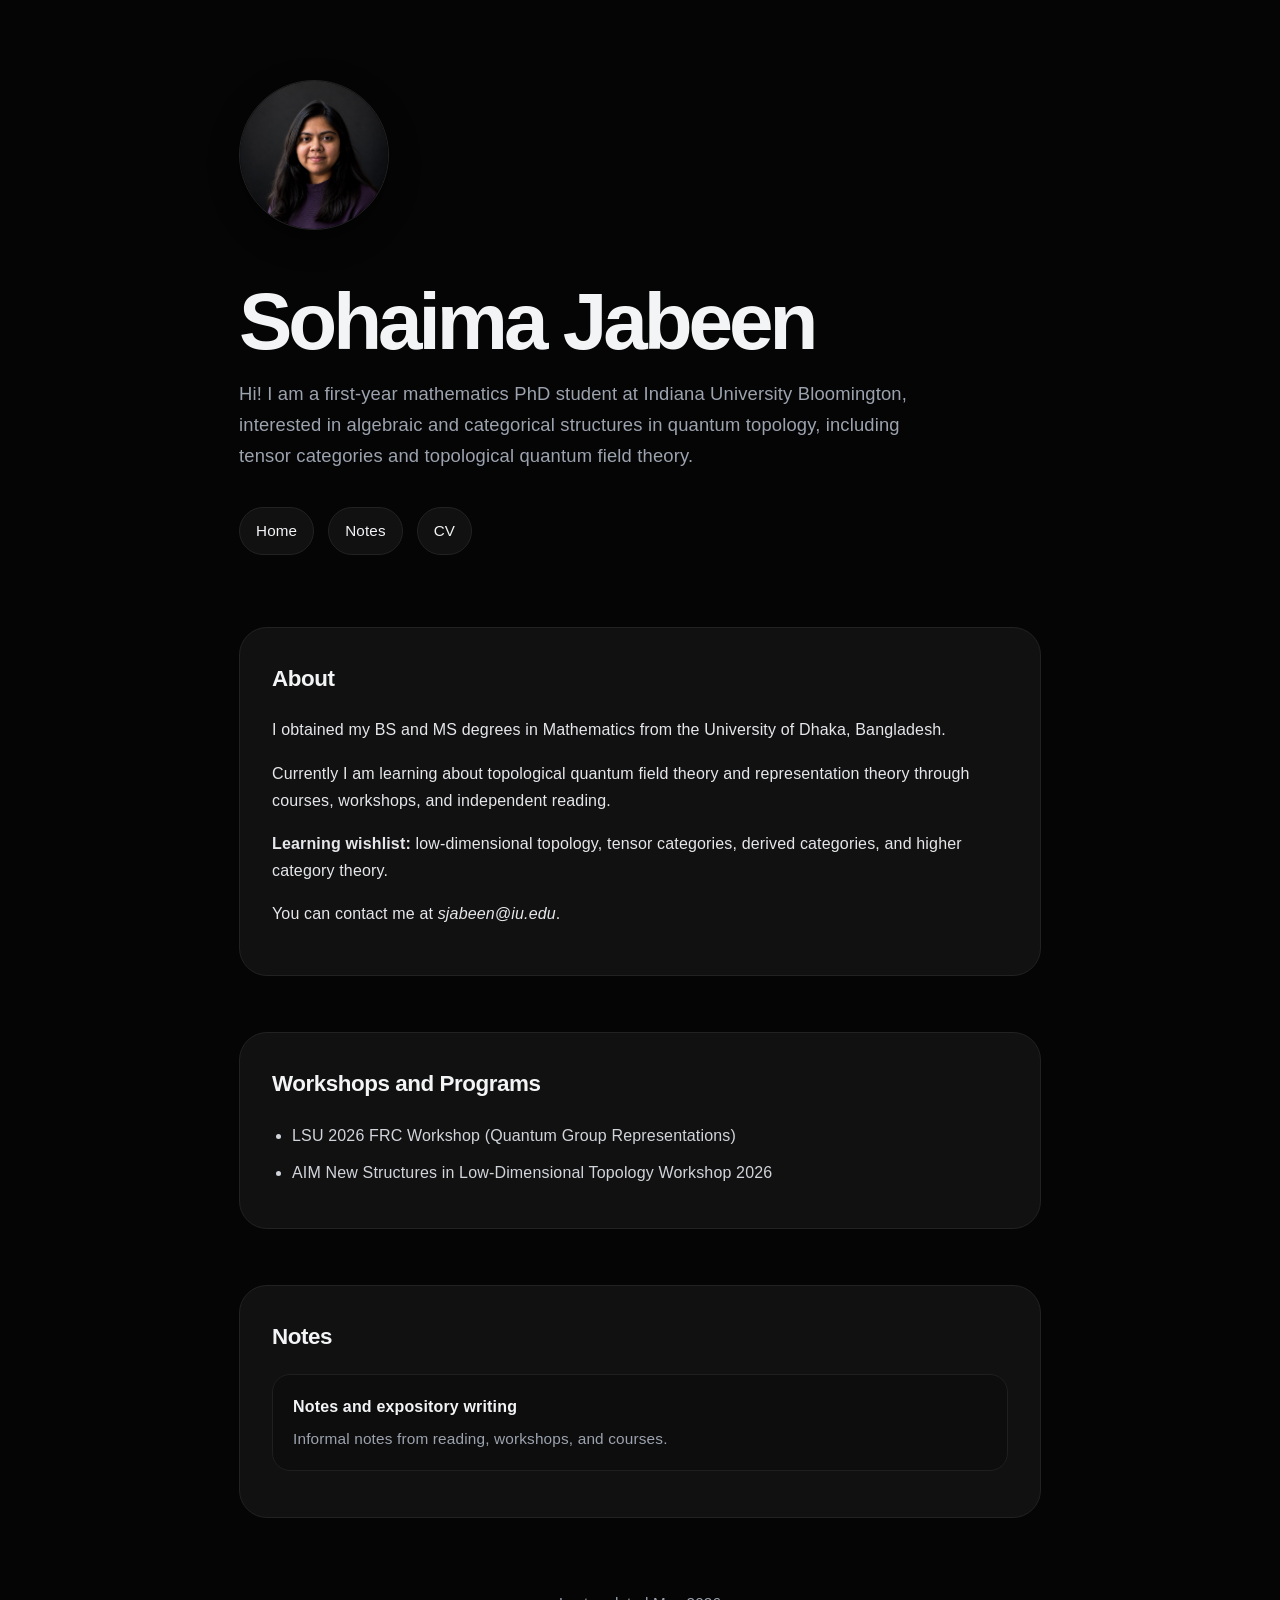
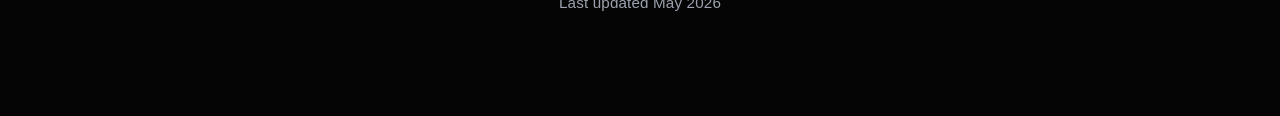
<file: index.html>
<!DOCTYPE html>
<html lang="en">
<head>
  <meta charset="UTF-8">
  <meta name="viewport" content="width=device-width, initial-scale=1.0">
  <meta name="description" content="Sohaima Jabeen - mathematics PhD student at Indiana University Bloomington interested in algebraic and categorical structures in quantum topology, including tensor categories and topological quantum field theory.">
  
  <meta name="theme-color" content="#000000">
  
  <title>Sohaima Jabeen</title>
  
  <link rel="icon" type="image/png" href="favicon3.png">
  <link rel="stylesheet" href="style.css">
</head>

<body>

  <div class="container">

    <div class="hero">

      <img class="portrait" src="portrait.jpeg" alt="portrait">
      <h1>Sohaima Jabeen</h1>

      <p class="subtitle">
        Hi! I am a first-year mathematics PhD student at Indiana University Bloomington, 
        interested in algebraic and categorical structures in quantum topology, 
        including tensor categories and topological quantum field theory.
      </p>

      <nav>
        <a href="index.html">Home</a>
        <a href="notes.html">Notes</a>
        <a href="Sohaima_Jabeen_CV.pdf">CV</a>
      </nav>
    </div>

    <section>
      <h2>About</h2>

      <p>
        I obtained my BS and MS degrees in Mathematics from the University of Dhaka, Bangladesh. 
      </p>

      <p>
        Currently I am learning about topological quantum field theory and representation theory 
        through courses, workshops, and independent reading.
      </p>

      <p>
        <b>Learning wishlist:</b> low-dimensional topology, tensor categories, 
        derived categories, and higher category theory.
      </p>

      <p>
        You can contact me at <i>sjabeen@iu.edu</i>.
      </p>

    </section>

    <section>
      <h2>Workshops and Programs</h2>

      <ul>
        <li>LSU 2026 FRC Workshop (Quantum Group Representations)</li>
        <li>AIM New Structures in Low-Dimensional Topology Workshop 2026</li>
      </ul>
    </section>

    <section>
      <h2>Notes</h2>

      <a class="note-link" href="notes.html">
        <div class="note-title">
          Notes and expository writing
        </div>

        <div class="note-desc">
          Informal notes from reading, workshops, and courses.
        </div>
      </a>
    </section>

    <div class="footer">
      Last updated May 2026
    </div>

  </div>

</body>
</html>
</file>
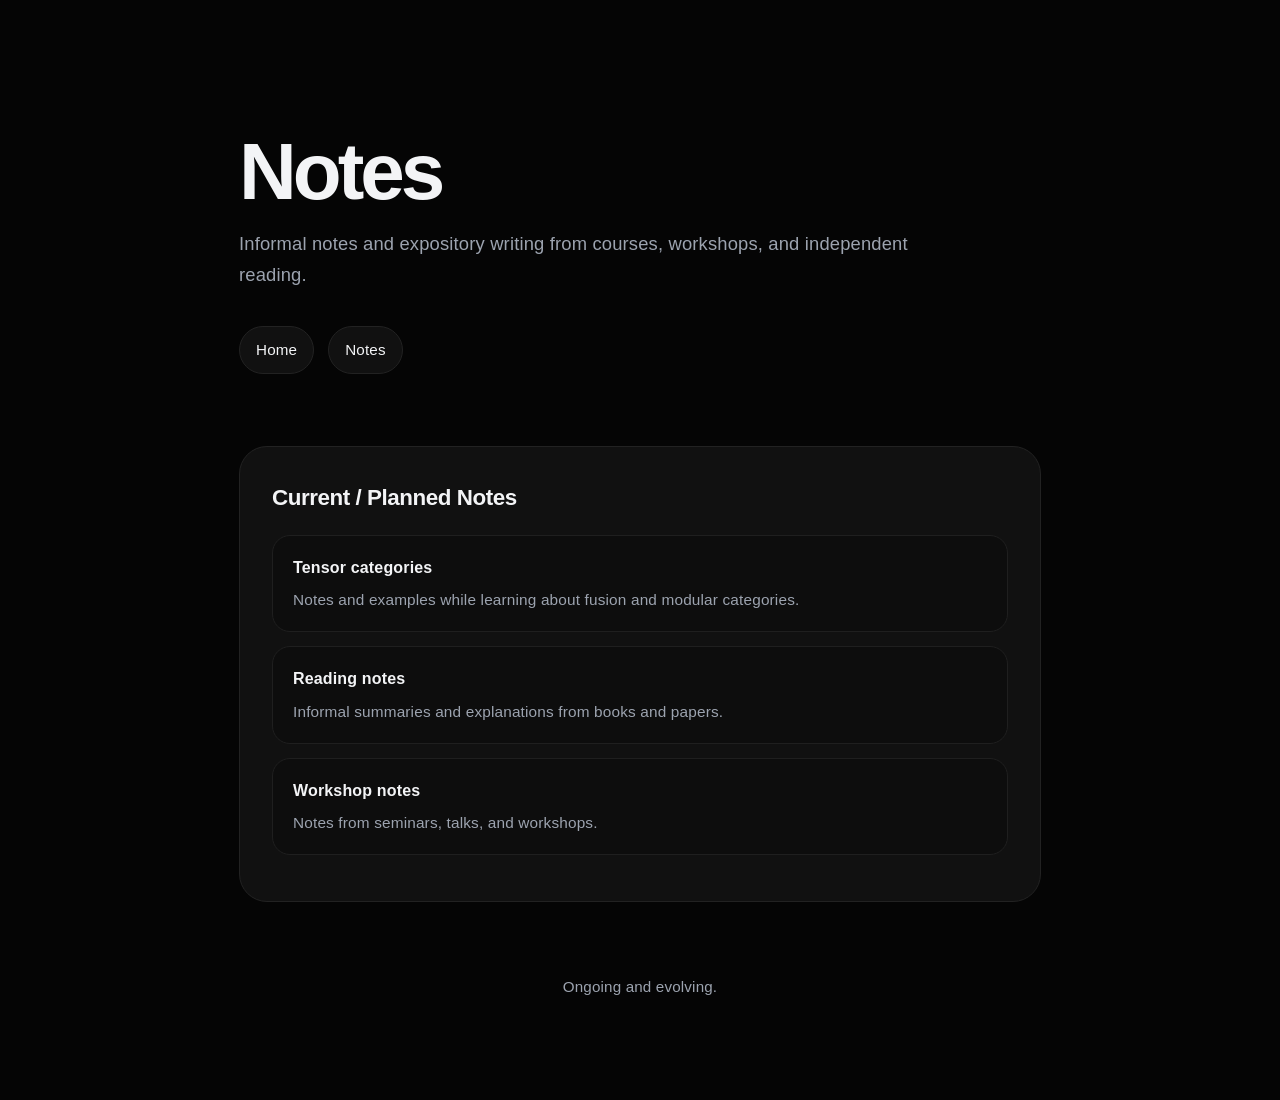
<file: notes.html>
<!DOCTYPE html>
<html lang="en">
<head>
  <meta charset="UTF-8">
  <meta name="viewport" content="width=device-width, initial-scale=1.0">
  <meta name="theme-color" content="#000000">
  <title>Notes</title>

  <link rel="icon" type="image/png" href="favicon3.png">
  <link rel="stylesheet" href="style.css">
</head>

<body>

  <div class="container">

    <div class="hero">
      <h1>Notes</h1>

      <p class="subtitle">
        Informal notes and expository writing from courses,
        workshops, and independent reading.
      </p>

      <nav>
        <a href="index.html">Home</a>
        <a href="notes.html">Notes</a>
      </nav>
    </div>

    <section>

      <h2>Current / Planned Notes</h2>

      <a class="note-link" href="#">
        <div class="note-title">
          Tensor categories
        </div>

        <div class="note-desc">
          Notes and examples while learning about fusion and modular categories.
        </div>
      </a>

      <a class="note-link" href="#">
        <div class="note-title">
          Reading notes
        </div>

        <div class="note-desc">
          Informal summaries and explanations from books and papers.
        </div>
      </a>

      <a class="note-link" href="#">
        <div class="note-title">
          Workshop notes
        </div>

        <div class="note-desc">
          Notes from seminars, talks, and workshops.
        </div>
      </a>

    </section>

    <div class="footer">
      Ongoing and evolving.
    </div>

  </div>

</body>
</html>
</file>
<file: style.css>
:root {
  --bg: #050505;
  --panel: #111111;
  --border: #222222;
  --text: #f3f4f6;
  --muted: #9ca3af;
  --accent: #8ab4ff;
  --accent-soft: rgba(138, 180, 255, 0.12);
}

* {
  box-sizing: border-box;
}

html {
  scroll-behavior: smooth;
}

body {
  margin: 0;
  background: var(--bg);
  color: var(--text);
  font-family: -apple-system, BlinkMacSystemFont, "SF Pro Display",
               "Segoe UI", sans-serif;
  line-height: 1.7;
  letter-spacing: 0.01em;
}

.portrait {
  width: 150px;
  height: 150px;
  object-fit: cover;

  border-radius: 999px;

  display: block;

  margin-bottom: 28px;

  border: 1px solid var(--border);

  box-shadow:
    0 10px 30px rgba(0, 0, 0, 0.45);

  transition: transform 0.25s ease;
}

.portrait:hover {
  transform: scale(1.02);
}

.container {
  max-width: 850px;
  margin: 0 auto;
  padding: 80px 24px 100px;
}

.hero {
  margin-bottom: 72px;
}

h1 {
  font-size: clamp(3rem, 8vw, 5rem);
  line-height: 0.95;
  margin-bottom: 18px;
  letter-spacing: -0.05em;
  font-weight: 700;
}

.subtitle {
  color: var(--muted);
  font-size: 1.15rem;
  max-width: 700px;
}

nav {
  margin-top: 36px;
  display: flex;
  gap: 14px;
  flex-wrap: wrap;
}

nav a {
  color: var(--text);
  text-decoration: none;
  border: 1px solid var(--border);
  background: var(--panel);
  padding: 10px 16px;
  border-radius: 999px;
  transition: 0.2s ease;
  font-size: 0.95rem;
}

nav a:hover {
  border-color: var(--accent);
  background: var(--accent-soft);
  transform: translateY(-1px);
}

section {
  margin-bottom: 56px;
  padding: 32px;
  background: var(--panel);
  border: 1px solid var(--border);
  border-radius: 28px;
}

h2 {
  margin-top: 0;
  margin-bottom: 18px;
  font-size: 1.4rem;
  letter-spacing: -0.02em;
}

p {
  margin-top: 0;
  color: #e5e7eb;
}

ul {
  padding-left: 20px;
  margin-bottom: 0;
}

li {
  margin-bottom: 10px;
  color: #d1d5db;
}

a {
  color: var(--accent);
}

.note-link {
  display: block;
  padding: 18px 20px;
  margin-bottom: 14px;
  border-radius: 18px;
  background: #0d0d0d;
  border: 1px solid #1f1f1f;
  text-decoration: none;
  color: inherit;
  transition: 0.2s ease;
}

.note-link:hover {
  border-color: var(--accent);
  transform: translateY(-2px);
}

.note-title {
  font-weight: 600;
  margin-bottom: 6px;
}

.note-desc {
  color: var(--muted);
  font-size: 0.96rem;
}

.footer {
  margin-top: 72px;
  color: var(--muted);
  font-size: 0.95rem;
  text-align: center;
}

@media (max-width: 640px) {
  .container {
    padding-top: 48px;
  }

  section {
    padding: 24px;
  }

  h1 {
    font-size: 3rem;
  }
}
</file>
